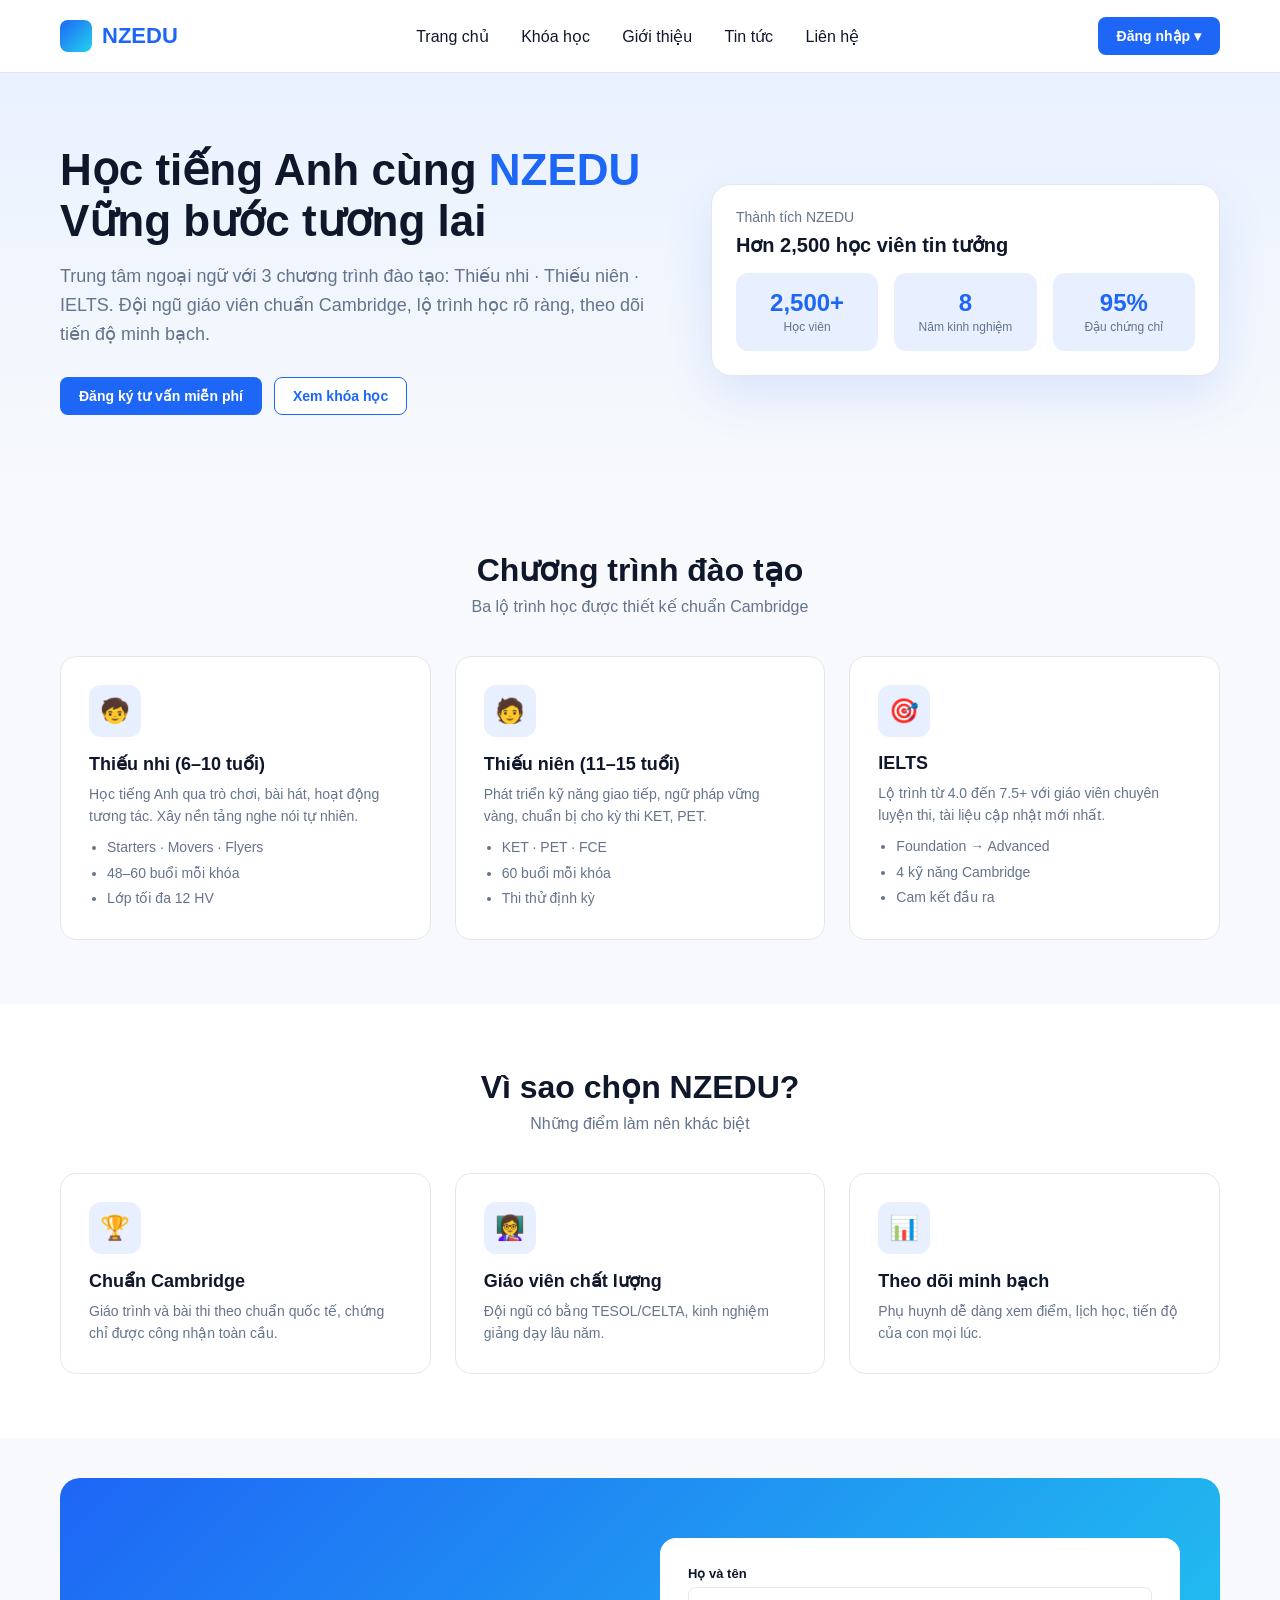
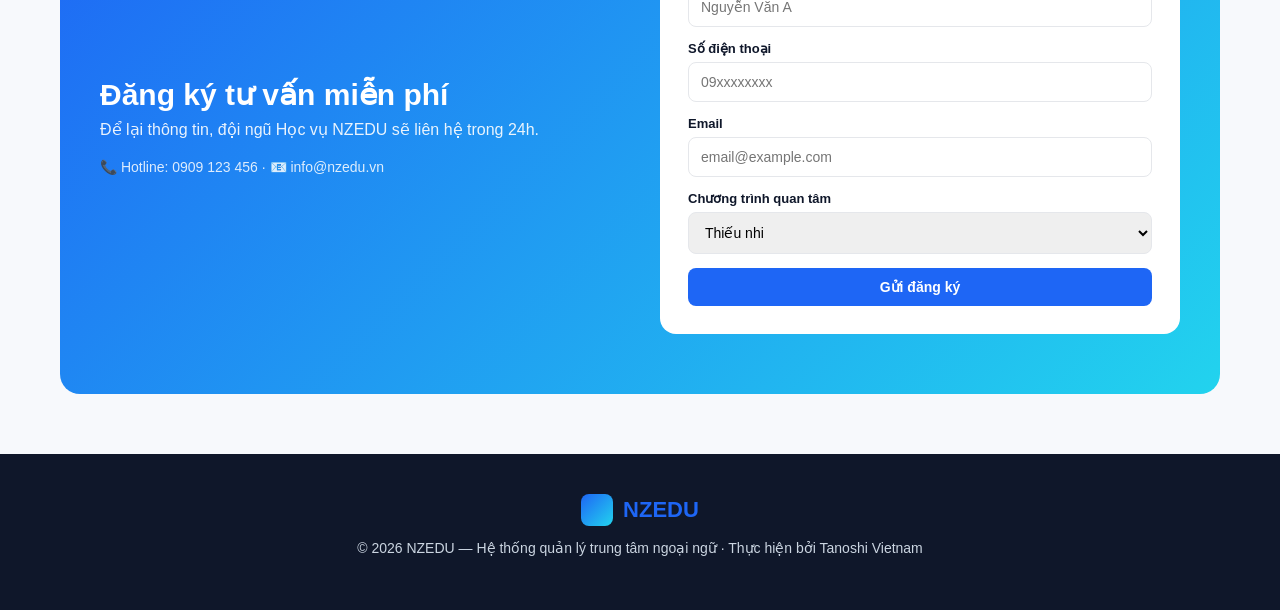
<file: nzedu-demo.html>
<!DOCTYPE html>
<html lang="vi">
<head>
<meta charset="UTF-8">
<meta name="viewport" content="width=device-width, initial-scale=1.0">
<title>NZEDU — Hệ thống quản lý trung tâm ngoại ngữ</title>
<style>
  :root{
    --brand:#1e66f5;
    --brand-dark:#1651c4;
    --brand-soft:#e8f0ff;
    --ink:#0f172a;
    --muted:#64748b;
    --line:#e5e7eb;
    --bg:#f7f9fc;
    --ok:#16a34a;
    --warn:#f59e0b;
    --danger:#ef4444;
    --card:#ffffff;
  }
  *{box-sizing:border-box}
  html,body{margin:0;padding:0;font-family:-apple-system,"Segoe UI",Roboto,"Helvetica Neue",Arial,sans-serif;color:var(--ink);background:var(--bg)}
  a{color:var(--brand);text-decoration:none}
  button{font-family:inherit;cursor:pointer}
  .view{display:none}
  .view.active{display:block}
  .container{max-width:1200px;margin:0 auto;padding:0 20px}
  /* ===== PUBLIC HEADER ===== */
  .pub-header{background:#fff;border-bottom:1px solid var(--line);position:sticky;top:0;z-index:50}
  .pub-header .inner{display:flex;align-items:center;justify-content:space-between;height:72px}
  .logo{display:flex;align-items:center;gap:10px;font-weight:800;font-size:22px;color:var(--brand)}
  .logo .dot{width:32px;height:32px;border-radius:8px;background:linear-gradient(135deg,#1e66f5,#22d3ee);display:inline-block}
  nav.pub-nav a{margin:0 14px;color:var(--ink);font-weight:500}
  nav.pub-nav a:hover{color:var(--brand)}
  .btn{display:inline-flex;align-items:center;gap:8px;padding:10px 18px;border-radius:8px;border:1px solid transparent;font-weight:600;font-size:14px;transition:.15s}
  .btn-primary{background:var(--brand);color:#fff}
  .btn-primary:hover{background:var(--brand-dark)}
  .btn-outline{background:#fff;color:var(--brand);border-color:var(--brand)}
  .btn-ghost{background:transparent;color:var(--ink)}
  .btn-ghost:hover{background:#f1f5f9}

  /* Login dropdown */
  .login-wrap{position:relative}
  .login-menu{position:absolute;right:0;top:calc(100% + 8px);background:#fff;border:1px solid var(--line);border-radius:12px;box-shadow:0 10px 30px rgba(15,23,42,.12);min-width:280px;padding:8px;display:none;z-index:100}
  .login-menu.open{display:block}
  .login-menu .hd{padding:10px 12px;color:var(--muted);font-size:12px;text-transform:uppercase;letter-spacing:.5px}
  .role-item{display:flex;align-items:center;gap:12px;padding:10px 12px;border-radius:8px;cursor:pointer}
  .role-item:hover{background:var(--brand-soft)}
  .role-icon{width:36px;height:36px;border-radius:8px;display:flex;align-items:center;justify-content:center;font-size:18px;color:#fff}
  .ri-admin{background:#8b5cf6}
  .ri-hv{background:#0ea5e9}
  .ri-gv{background:#16a34a}
  .ri-hs{background:#f59e0b}
  .role-item .t{font-weight:600}
  .role-item .s{font-size:12px;color:var(--muted)}

  /* HERO */
  .hero{padding:72px 0;background:linear-gradient(180deg,#eaf2ff 0%,#f7f9fc 100%)}
  .hero .grid{display:grid;grid-template-columns:1.2fr 1fr;gap:40px;align-items:center}
  .hero h1{font-size:44px;line-height:1.15;margin:0 0 16px}
  .hero h1 span{color:var(--brand)}
  .hero p.lead{font-size:18px;color:var(--muted);margin:0 0 28px;line-height:1.6}
  .hero .cta{display:flex;gap:12px;flex-wrap:wrap}
  .hero-art{background:#fff;border-radius:20px;padding:24px;box-shadow:0 20px 50px rgba(30,102,245,.12);border:1px solid var(--line)}
  .stat-row{display:grid;grid-template-columns:repeat(3,1fr);gap:16px;margin-top:16px}
  .stat{background:var(--brand-soft);padding:16px;border-radius:12px;text-align:center}
  .stat b{display:block;font-size:24px;color:var(--brand)}
  .stat span{font-size:12px;color:var(--muted)}

  /* Sections */
  section.pub{padding:64px 0}
  .sec-title{text-align:center;margin-bottom:40px}
  .sec-title h2{font-size:32px;margin:0 0 8px}
  .sec-title p{color:var(--muted);margin:0}
  .cards-3{display:grid;grid-template-columns:repeat(3,1fr);gap:24px}
  .card{background:#fff;border:1px solid var(--line);border-radius:16px;padding:28px;transition:.2s}
  .card:hover{transform:translateY(-4px);box-shadow:0 12px 30px rgba(15,23,42,.08)}
  .card .ico{width:52px;height:52px;border-radius:12px;background:var(--brand-soft);color:var(--brand);display:flex;align-items:center;justify-content:center;font-size:24px;margin-bottom:16px}
  .card h3{margin:0 0 8px;font-size:18px}
  .card p{color:var(--muted);margin:0;font-size:14px;line-height:1.6}
  .card ul{padding-left:18px;color:var(--muted);font-size:14px;line-height:1.8;margin:8px 0 0}

  /* Consult form */
  .consult{background:linear-gradient(135deg,#1e66f5,#22d3ee);padding:60px 0;color:#fff;border-radius:20px;margin:40px auto}
  .consult .inner{display:grid;grid-template-columns:1fr 1fr;gap:40px;align-items:center}
  .consult h2{font-size:30px;margin:0 0 8px}
  .consult p{opacity:.9;margin:0 0 20px}
  .form-card{background:#fff;color:var(--ink);padding:28px;border-radius:16px}
  .form-card .row{margin-bottom:14px}
  .form-card label{display:block;font-size:13px;font-weight:600;margin-bottom:6px}
  .form-card input,.form-card select{width:100%;padding:11px 12px;border:1px solid var(--line);border-radius:8px;font-size:14px;font-family:inherit}
  .form-card input:focus,.form-card select:focus{outline:none;border-color:var(--brand)}

  footer.pub-footer{background:#0f172a;color:#cbd5e1;padding:40px 0;text-align:center;font-size:14px;margin-top:60px}

  /* ===== APP (DASHBOARD) ===== */
  .app{display:grid;grid-template-columns:240px 1fr;min-height:100vh}
  .sidebar{background:#0f172a;color:#cbd5e1;padding:20px 14px}
  .sidebar .logo-app{display:flex;align-items:center;gap:10px;color:#fff;font-weight:800;font-size:18px;padding:6px 10px 20px;border-bottom:1px solid #1e293b;margin-bottom:14px}
  .sidebar .logo-app .dot{width:28px;height:28px;border-radius:6px;background:linear-gradient(135deg,#1e66f5,#22d3ee)}
  .side-group{font-size:11px;text-transform:uppercase;color:#64748b;padding:12px 10px 6px;letter-spacing:.6px}
  .side-item{display:flex;align-items:center;gap:10px;padding:10px 12px;border-radius:8px;cursor:pointer;font-size:14px;color:#cbd5e1}
  .side-item:hover{background:#1e293b;color:#fff}
  .side-item.active{background:var(--brand);color:#fff}
  .side-item .em{width:18px;text-align:center}

  .main{display:flex;flex-direction:column;min-width:0}
  .topbar{background:#fff;border-bottom:1px solid var(--line);height:64px;display:flex;align-items:center;justify-content:space-between;padding:0 28px;position:sticky;top:0;z-index:10}
  .topbar h1{font-size:18px;margin:0}
  .topbar .right{display:flex;align-items:center;gap:16px}
  .badge-role{background:var(--brand-soft);color:var(--brand);padding:6px 12px;border-radius:999px;font-size:12px;font-weight:700;cursor:pointer;border:none;font-family:inherit;display:inline-flex;align-items:center;gap:6px}
  .badge-role:hover{filter:brightness(.95)}
  .role-switcher{position:relative;display:inline-block}
  .role-dropdown{position:absolute;right:0;top:calc(100% + 8px);background:#fff;border:1px solid var(--line);border-radius:12px;box-shadow:0 10px 30px rgba(15,23,42,.15);min-width:260px;padding:8px;display:none;z-index:100}
  .role-dropdown.open{display:block}
  .role-dropdown .hd{padding:8px 12px;color:var(--muted);font-size:11px;text-transform:uppercase;letter-spacing:.5px}
  .role-dropdown .role-item{display:flex;align-items:center;gap:10px;padding:10px 12px;border-radius:8px;cursor:pointer}
  .role-dropdown .role-item:hover{background:var(--brand-soft)}
  .role-dropdown .role-item.current{background:#f1f5f9;cursor:default}
  .role-dropdown .role-item.current:hover{background:#f1f5f9}
  .role-dropdown .role-icon{width:32px;height:32px;border-radius:8px;display:flex;align-items:center;justify-content:center;font-size:16px;color:#fff}
  .avatar{width:36px;height:36px;border-radius:50%;background:linear-gradient(135deg,#1e66f5,#22d3ee);color:#fff;display:flex;align-items:center;justify-content:center;font-weight:700}
  .content{padding:28px;flex:1;overflow:auto}

  /* Widgets */
  .kpi-grid{display:grid;grid-template-columns:repeat(4,1fr);gap:18px;margin-bottom:24px}
  .kpi{background:#fff;border:1px solid var(--line);border-radius:14px;padding:20px}
  .kpi .lbl{color:var(--muted);font-size:13px}
  .kpi .val{font-size:28px;font-weight:800;margin-top:6px}
  .kpi .diff{font-size:12px;margin-top:4px}
  .kpi .diff.up{color:var(--ok)}
  .kpi .diff.down{color:var(--danger)}

  .panel{background:#fff;border:1px solid var(--line);border-radius:14px;padding:22px;margin-bottom:20px}
  .panel h3{margin:0 0 16px;font-size:16px}
  .panel .head{display:flex;justify-content:space-between;align-items:center;margin-bottom:16px}
  .panel .head h3{margin:0}

  table{width:100%;border-collapse:collapse;font-size:14px}
  th,td{text-align:left;padding:11px 12px;border-bottom:1px solid var(--line)}
  th{color:var(--muted);font-size:12px;text-transform:uppercase;font-weight:700;letter-spacing:.3px}
  tr:hover td{background:#fafbff}
  .tag{display:inline-block;padding:3px 10px;border-radius:999px;font-size:12px;font-weight:600}
  .tag-ok{background:#dcfce7;color:#166534}
  .tag-warn{background:#fef3c7;color:#92400e}
  .tag-pend{background:#dbeafe;color:#1e40af}
  .tag-danger{background:#fee2e2;color:#991b1b}
  .tag-muted{background:#f1f5f9;color:#475569}

  .two-col{display:grid;grid-template-columns:1.6fr 1fr;gap:20px}
  .list-item{display:flex;gap:12px;padding:12px 0;border-bottom:1px solid var(--line)}
  .list-item:last-child{border:0}
  .li-dot{width:10px;height:10px;border-radius:50%;background:var(--brand);margin-top:6px;flex-shrink:0}
  .li-dot.warn{background:var(--warn)}
  .li-dot.ok{background:var(--ok)}
  .li-dot.danger{background:var(--danger)}
  .list-item .body{flex:1}
  .list-item .body b{display:block;font-size:14px}
  .list-item .body span{font-size:12px;color:var(--muted)}

  /* Flow step visualization */
  .flow-steps{display:flex;gap:10px;margin:16px 0;flex-wrap:wrap}
  .flow-step{background:var(--brand-soft);color:var(--brand);padding:10px 14px;border-radius:8px;font-size:13px;font-weight:600;position:relative}
  .flow-step .n{background:var(--brand);color:#fff;width:20px;height:20px;border-radius:50%;display:inline-flex;align-items:center;justify-content:center;font-size:11px;margin-right:8px}

  .bar-chart{display:flex;gap:10px;align-items:end;height:160px;padding:10px 0}
  .bar-chart .bar{flex:1;background:linear-gradient(180deg,#1e66f5,#22d3ee);border-radius:6px 6px 0 0;position:relative;min-height:20px}
  .bar-chart .bar span{position:absolute;top:-22px;left:0;right:0;text-align:center;font-size:11px;color:var(--muted)}
  .bar-chart .bar::after{content:attr(data-m);position:absolute;bottom:-22px;left:0;right:0;text-align:center;font-size:11px;color:var(--muted)}

  .btn-sm{padding:6px 12px;font-size:12px;border-radius:6px;border:1px solid var(--line);background:#fff;color:var(--ink)}
  .btn-sm:hover{background:#f1f5f9}
  .btn-sm.primary{background:var(--brand);color:#fff;border-color:var(--brand)}
  .btn-sm.ok{background:var(--ok);color:#fff;border-color:var(--ok)}

  .schedule{display:grid;grid-template-columns:repeat(7,1fr);gap:8px}
  .sch-day{background:#f8fafc;border:1px solid var(--line);border-radius:8px;padding:10px;min-height:120px}
  .sch-day b{font-size:12px;color:var(--muted);display:block;margin-bottom:6px}
  .sch-event{background:var(--brand);color:#fff;padding:6px 8px;border-radius:6px;font-size:11px;margin-bottom:4px}
  .sch-event.green{background:var(--ok)}
  .sch-event.orange{background:var(--warn)}

  .progress{height:8px;background:#e5e7eb;border-radius:999px;overflow:hidden;margin-top:6px}
  .progress > span{display:block;height:100%;background:var(--brand)}

  @media (max-width: 960px){
    .hero .grid,.consult .inner,.two-col{grid-template-columns:1fr}
    .cards-3{grid-template-columns:1fr}
    .kpi-grid{grid-template-columns:repeat(2,1fr)}
    .app{grid-template-columns:1fr}
    .sidebar{display:none}
  }

</style>
</head>
<body>

<!-- ============ VIEW: TRANG CHỦ CÔNG KHAI ============ -->
<div id="view-home" class="view active">
  <header class="pub-header">
    <div class="container inner">
      <div class="logo"><span class="dot"></span> NZEDU</div>
      <nav class="pub-nav">
        <a href="#">Trang chủ</a>
        <a href="#courses">Khóa học</a>
        <a href="#about">Giới thiệu</a>
        <a href="#news">Tin tức</a>
        <a href="#contact">Liên hệ</a>
      </nav>
      <div class="login-wrap">
        <button class="btn btn-primary" onclick="toggleLogin(event)">Đăng nhập ▾</button>
        <div id="loginMenu" class="login-menu">
          <div class="hd">Chọn vai trò</div>
          <div class="role-item" onclick="goApp('admin')">
            <div class="role-icon ri-admin">⚙️</div>
            <div><div class="t">Admin</div><div class="s">Quản lý cao nhất</div></div>
          </div>
          <div class="role-item" onclick="goApp('hv')">
            <div class="role-icon ri-hv">📋</div>
            <div><div class="t">Học vụ</div><div class="s">Vận hành hàng ngày</div></div>
          </div>
          <div class="role-item" onclick="goApp('gv')">
            <div class="role-icon ri-gv">👨‍🏫</div>
            <div><div class="t">Giáo viên</div><div class="s">Giảng dạy & chấm điểm</div></div>
          </div>
          <div class="role-item" onclick="goApp('hs')">
            <div class="role-icon ri-hs">🎓</div>
            <div><div class="t">Học sinh</div><div class="s">Theo dõi học tập</div></div>
          </div>
        </div>
      </div>
    </div>
  </header>

  <section class="hero">
    <div class="container grid">
      <div>
        <h1>Học tiếng Anh cùng <span>NZEDU</span><br>Vững bước tương lai</h1>
        <p class="lead">Trung tâm ngoại ngữ với 3 chương trình đào tạo: Thiếu nhi · Thiếu niên · IELTS. Đội ngũ giáo viên chuẩn Cambridge, lộ trình học rõ ràng, theo dõi tiến độ minh bạch.</p>
        <div class="cta">
          <button class="btn btn-primary">Đăng ký tư vấn miễn phí</button>
          <button class="btn btn-outline">Xem khóa học</button>
        </div>
      </div>
      <div class="hero-art">
        <div style="font-size:14px;color:var(--muted);margin-bottom:8px">Thành tích NZEDU</div>
        <div style="font-size:20px;font-weight:700">Hơn 2,500 học viên tin tưởng</div>
        <div class="stat-row">
          <div class="stat"><b>2,500+</b><span>Học viên</span></div>
          <div class="stat"><b>8</b><span>Năm kinh nghiệm</span></div>
          <div class="stat"><b>95%</b><span>Đậu chứng chỉ</span></div>
        </div>
      </div>
    </div>
  </section>

  <section class="pub" id="courses">
    <div class="container">
      <div class="sec-title"><h2>Chương trình đào tạo</h2><p>Ba lộ trình học được thiết kế chuẩn Cambridge</p></div>
      <div class="cards-3">
        <div class="card">
          <div class="ico">🧒</div>
          <h3>Thiếu nhi (6–10 tuổi)</h3>
          <p>Học tiếng Anh qua trò chơi, bài hát, hoạt động tương tác. Xây nền tảng nghe nói tự nhiên.</p>
          <ul><li>Starters · Movers · Flyers</li><li>48–60 buổi mỗi khóa</li><li>Lớp tối đa 12 HV</li></ul>
        </div>
        <div class="card">
          <div class="ico">🧑</div>
          <h3>Thiếu niên (11–15 tuổi)</h3>
          <p>Phát triển kỹ năng giao tiếp, ngữ pháp vững vàng, chuẩn bị cho kỳ thi KET, PET.</p>
          <ul><li>KET · PET · FCE</li><li>60 buổi mỗi khóa</li><li>Thi thử định kỳ</li></ul>
        </div>
        <div class="card">
          <div class="ico">🎯</div>
          <h3>IELTS</h3>
          <p>Lộ trình từ 4.0 đến 7.5+ với giáo viên chuyên luyện thi, tài liệu cập nhật mới nhất.</p>
          <ul><li>Foundation → Advanced</li><li>4 kỹ năng Cambridge</li><li>Cam kết đầu ra</li></ul>
        </div>
      </div>
    </div>
  </section>

  <section class="pub" id="about" style="background:#fff">
    <div class="container">
      <div class="sec-title"><h2>Vì sao chọn NZEDU?</h2><p>Những điểm làm nên khác biệt</p></div>
      <div class="cards-3">
        <div class="card"><div class="ico">🏆</div><h3>Chuẩn Cambridge</h3><p>Giáo trình và bài thi theo chuẩn quốc tế, chứng chỉ được công nhận toàn cầu.</p></div>
        <div class="card"><div class="ico">👩‍🏫</div><h3>Giáo viên chất lượng</h3><p>Đội ngũ có bằng TESOL/CELTA, kinh nghiệm giảng dạy lâu năm.</p></div>
        <div class="card"><div class="ico">📊</div><h3>Theo dõi minh bạch</h3><p>Phụ huynh dễ dàng xem điểm, lịch học, tiến độ của con mọi lúc.</p></div>
      </div>
    </div>
  </section>

  <section class="container">
    <div class="consult">
      <div class="inner" style="padding:0 40px">
        <div>
          <h2>Đăng ký tư vấn miễn phí</h2>
          <p>Để lại thông tin, đội ngũ Học vụ NZEDU sẽ liên hệ trong 24h.</p>
          <p style="font-size:14px;opacity:.85">📞 Hotline: 0909 123 456 · 📧 info@nzedu.vn</p>
        </div>
        <div class="form-card">
          <div class="row"><label>Họ và tên</label><input placeholder="Nguyễn Văn A"></div>
          <div class="row"><label>Số điện thoại</label><input placeholder="09xxxxxxxx"></div>
          <div class="row"><label>Email</label><input placeholder="email@example.com"></div>
          <div class="row"><label>Chương trình quan tâm</label>
            <select><option>Thiếu nhi</option><option>Thiếu niên</option><option>IELTS</option></select>
          </div>
          <button class="btn btn-primary" style="width:100%;justify-content:center" onclick="alert('Cảm ơn bạn! Học vụ sẽ liên hệ trong 24h. (demo)')">Gửi đăng ký</button>
        </div>
      </div>
    </div>
  </section>

  <footer class="pub-footer">
    <div class="container">
      <div class="logo" style="justify-content:center"><span class="dot"></span> NZEDU</div>
      <p>© 2026 NZEDU — Hệ thống quản lý trung tâm ngoại ngữ · Thực hiện bởi Tanoshi Vietnam</p>
    </div>
  </footer>
</div>

<!-- ============ VIEW: ADMIN DASHBOARD ============ -->
<div id="view-admin" class="view">
  <div class="app">
    <aside class="sidebar">
      <div class="logo-app"><span class="dot"></span> NZEDU</div>
      <div class="side-group">Tổng quan</div>
      <div class="side-item active" onclick="setAdmin('overview',this)"><span class="em">📊</span> Dashboard</div>
      <div class="side-item" onclick="setAdmin('accounts',this)"><span class="em">👥</span> Quản lý tài khoản</div>
      <div class="side-group">Tài chính</div>
      <div class="side-item" onclick="setAdmin('finance',this)"><span class="em">💰</span> Duyệt thu phí</div>
      <div class="side-item" onclick="setAdmin('revenue',this)"><span class="em">📈</span> Báo cáo doanh thu</div>
      <div class="side-group">Học vụ</div>
      <div class="side-item" onclick="setAdmin('courses',this)"><span class="em">📚</span> Thiết lập khóa học</div>
      <div class="side-item" onclick="setAdmin('web',this)"><span class="em">🌐</span> Nội dung website</div>
      <div class="side-group"></div>
      <div class="side-item" onclick="logout()"><span class="em">↩️</span> Về trang chủ</div>
    </aside>
    <div class="main">
      <div class="topbar">
        <h1 id="admin-title">Dashboard tổng quan</h1>
        <div class="right">
          <div class="role-switcher">
            <button class="badge-role" onclick="toggleRoleMenu(event,'rs-admin')">ADMIN ▾</button>
            <div id="rs-admin" class="role-dropdown"></div>
          </div>
          <div class="avatar">R</div><button class="btn-sm" onclick="logout()">↩ Đăng xuất</button>
        </div>
      </div>
      <div class="content" id="admin-content"></div>
    </div>
  </div>
</div>

<!-- ============ VIEW: HỌC VỤ DASHBOARD ============ -->
<div id="view-hv" class="view">
  <div class="app">
    <aside class="sidebar">
      <div class="logo-app"><span class="dot"></span> NZEDU</div>
      <div class="side-group">Học viên</div>
      <div class="side-item active" onclick="setHv('overview',this)"><span class="em">📊</span> Dashboard</div>
      <div class="side-item" onclick="setHv('leads',this)"><span class="em">📞</span> Khách đăng ký tư vấn</div>
      <div class="side-item" onclick="setHv('students',this)"><span class="em">🎓</span> Hồ sơ học viên</div>
      <div class="side-item" onclick="setHv('care',this)"><span class="em">📝</span> Nhật ký chăm sóc</div>
      <div class="side-group">Lớp học</div>
      <div class="side-item" onclick="setHv('classes',this)"><span class="em">🏫</span> Xếp lớp & phân công</div>
      <div class="side-item" onclick="setHv('attend',this)"><span class="em">✅</span> Điểm danh</div>
      <div class="side-group">Tài chính</div>
      <div class="side-item" onclick="setHv('fees',this)"><span class="em">💳</span> Thu phí & gói buổi</div>
      <div class="side-group"></div>
      <div class="side-item" onclick="logout()"><span class="em">↩️</span> Về trang chủ</div>
    </aside>
    <div class="main">
      <div class="topbar">
        <h1 id="hv-title">Dashboard Học vụ</h1>
        <div class="right">
          <div class="role-switcher">
            <button class="badge-role" style="background:#e0f2fe;color:#0369a1" onclick="toggleRoleMenu(event,'rs-hv')">HỌC VỤ ▾</button>
            <div id="rs-hv" class="role-dropdown"></div>
          </div>
          <div class="avatar" style="background:linear-gradient(135deg,#0ea5e9,#0284c7)">H</div><button class="btn-sm" onclick="logout()">↩ Đăng xuất</button>
        </div>
      </div>
      <div class="content" id="hv-content"></div>
    </div>
  </div>
</div>

<!-- ============ VIEW: GIÁO VIÊN DASHBOARD ============ -->
<div id="view-gv" class="view">
  <div class="app">
    <aside class="sidebar">
      <div class="logo-app"><span class="dot"></span> NZEDU</div>
      <div class="side-group">Giảng dạy</div>
      <div class="side-item active" onclick="setGv('overview',this)"><span class="em">📊</span> Dashboard</div>
      <div class="side-item" onclick="setGv('schedule',this)"><span class="em">📅</span> Lịch dạy của tôi</div>
      <div class="side-item" onclick="setGv('content',this)"><span class="em">📖</span> Nội dung giảng dạy</div>
      <div class="side-item" onclick="setGv('grades',this)"><span class="em">✏️</span> Chấm bài & nhập điểm</div>
      <div class="side-item" onclick="setGv('homeroom',this)"><span class="em">👥</span> Lớp chủ nhiệm</div>
      <div class="side-group"></div>
      <div class="side-item" onclick="logout()"><span class="em">↩️</span> Về trang chủ</div>
    </aside>
    <div class="main">
      <div class="topbar">
        <h1 id="gv-title">Dashboard Giáo viên</h1>
        <div class="right">
          <div class="role-switcher">
            <button class="badge-role" style="background:#dcfce7;color:#166534" onclick="toggleRoleMenu(event,'rs-gv')">GIÁO VIÊN ▾</button>
            <div id="rs-gv" class="role-dropdown"></div>
          </div>
          <div class="avatar" style="background:linear-gradient(135deg,#16a34a,#15803d)">T</div><button class="btn-sm" onclick="logout()">↩ Đăng xuất</button>
        </div>
      </div>
      <div class="content" id="gv-content"></div>
    </div>
  </div>
</div>

<!-- ============ VIEW: HỌC SINH DASHBOARD ============ -->
<div id="view-hs" class="view">
  <div class="app">
    <aside class="sidebar">
      <div class="logo-app"><span class="dot"></span> NZEDU</div>
      <div class="side-group">Học tập</div>
      <div class="side-item active" onclick="setHs('overview',this)"><span class="em">📊</span> Trang của tôi</div>
      <div class="side-item" onclick="setHs('profile',this)"><span class="em">👤</span> Thông tin cá nhân</div>
      <div class="side-item" onclick="setHs('results',this)"><span class="em">📝</span> Kết quả học tập</div>
      <div class="side-item" onclick="setHs('exam',this)"><span class="em">📄</span> Thi online</div>
      <div class="side-item" onclick="setHs('attend',this)"><span class="em">📅</span> Lịch sử điểm danh</div>
      <div class="side-group"></div>
      <div class="side-item" onclick="logout()"><span class="em">↩️</span> Về trang chủ</div>
    </aside>
    <div class="main">
      <div class="topbar">
        <h1 id="hs-title">Trang học sinh</h1>
        <div class="right">
          <div class="role-switcher">
            <button class="badge-role" style="background:#fef3c7;color:#92400e" onclick="toggleRoleMenu(event,'rs-hs')">HỌC SINH ▾</button>
            <div id="rs-hs" class="role-dropdown"></div>
          </div>
          <div class="avatar" style="background:linear-gradient(135deg,#f59e0b,#d97706)">M</div><button class="btn-sm" onclick="logout()">↩ Đăng xuất</button>
        </div>
      </div>
      <div class="content" id="hs-content"></div>
    </div>
  </div>
</div>

<script>
/* ========== NAVIGATION ========== */
function toggleLogin(e){
  e.stopPropagation();
  document.getElementById('loginMenu').classList.toggle('open');
}
document.addEventListener('click',()=>{document.getElementById('loginMenu').classList.remove('open')});

function show(id){
  document.querySelectorAll('.view').forEach(v=>v.classList.remove('active'));
  document.getElementById(id).classList.add('active');
  window.scrollTo(0,0);
}
function goApp(role){
  if(role==='admin'){show('view-admin');setAdmin('overview');}
  if(role==='hv'){show('view-hv');setHv('overview');}
  if(role==='gv'){show('view-gv');setGv('overview');}
  if(role==='hs'){show('view-hs');setHs('overview');}
}
function logout(){show('view-home');}

/* ===== ROLE SWITCHER ===== */
const ROLES = [
  {key:'admin', name:'Admin',     desc:'Quản lý cao nhất',    icon:'⚙️', cls:'ri-admin'},
  {key:'hv',    name:'Học vụ',    desc:'Vận hành hàng ngày',  icon:'📋', cls:'ri-hv'},
  {key:'gv',    name:'Giáo viên', desc:'Giảng dạy & chấm điểm',icon:'👨‍🏫',cls:'ri-gv'},
  {key:'hs',    name:'Học sinh',  desc:'Theo dõi học tập',    icon:'🎓', cls:'ri-hs'},
];
function buildRoleMenu(id, currentKey){
  const el = document.getElementById(id);
  el.innerHTML = '<div class="hd">Chuyển vai trò</div>' + ROLES.map(r=>`
    <div class="role-item ${r.key===currentKey?'current':''}" ${r.key===currentKey?'':`onclick="switchRole('${r.key}')"`}>
      <div class="role-icon ${r.cls}">${r.icon}</div>
      <div><div class="t">${r.name} ${r.key===currentKey?'<span style="color:var(--ok);font-size:11px">● hiện tại</span>':''}</div><div class="s">${r.desc}</div></div>
    </div>`).join('');
}
function toggleRoleMenu(e,id){
  e.stopPropagation();
  const cur = id.replace('rs-','');
  buildRoleMenu(id,cur);
  document.querySelectorAll('.role-dropdown').forEach(d=>{if(d.id!==id)d.classList.remove('open')});
  document.getElementById(id).classList.toggle('open');
}
function switchRole(role){
  document.querySelectorAll('.role-dropdown').forEach(d=>d.classList.remove('open'));
  goApp(role);
}
document.addEventListener('click',()=>{document.querySelectorAll('.role-dropdown').forEach(d=>d.classList.remove('open'))});

function activate(el){
  if(!el)return;
  el.parentNode.querySelectorAll('.side-item').forEach(x=>x.classList.remove('active'));
  el.classList.add('active');
}

/* ========== ADMIN VIEWS ========== */
const adminViews = {
  overview: {title:'Dashboard tổng quan', html:`
    <div class="kpi-grid">
      <div class="kpi"><div class="lbl">Tổng học viên</div><div class="val">2,547</div><div class="diff up">▲ 12% vs tháng trước</div></div>
      <div class="kpi"><div class="lbl">Lớp đang mở</div><div class="val">68</div><div class="diff up">▲ 4 lớp mới</div></div>
      <div class="kpi"><div class="lbl">Doanh thu tháng</div><div class="val">1.2 tỷ</div><div class="diff up">▲ 18%</div></div>
      <div class="kpi"><div class="lbl">Tỉ lệ chuyển đổi</div><div class="val">42%</div><div class="diff down">▼ 3%</div></div>
    </div>
    <div class="two-col">
      <div class="panel">
        <div class="head"><h3>Doanh thu 6 tháng gần đây</h3><button class="btn-sm">Xuất Excel</button></div>
        <div class="bar-chart">
          <div class="bar" data-m="T11" style="height:55%"><span>680tr</span></div>
          <div class="bar" data-m="T12" style="height:70%"><span>820tr</span></div>
          <div class="bar" data-m="T1" style="height:60%"><span>740tr</span></div>
          <div class="bar" data-m="T2" style="height:78%"><span>920tr</span></div>
          <div class="bar" data-m="T3" style="height:88%"><span>1.05T</span></div>
          <div class="bar" data-m="T4" style="height:100%"><span>1.2T</span></div>
        </div>
        <div style="height:28px"></div>
      </div>
      <div class="panel">
        <h3>⚠️ Chờ Admin duyệt</h3>
        <div class="list-item"><div class="li-dot warn"></div><div class="body"><b>Phiếu thu #2301 — 12,000,000đ</b><span>Học vụ Lan đề xuất · 10 phút trước</span></div><button class="btn-sm ok">Duyệt</button></div>
        <div class="list-item"><div class="li-dot warn"></div><div class="body"><b>Phiếu thu #2302 — 8,500,000đ</b><span>Học vụ Hương đề xuất · 30 phút trước</span></div><button class="btn-sm ok">Duyệt</button></div>
        <div class="list-item"><div class="li-dot"></div><div class="body"><b>Yêu cầu tăng lương GV Trang</b><span>1 giờ trước</span></div><button class="btn-sm">Xem</button></div>
      </div>
    </div>
    <div class="panel">
      <h3>Phân bố học viên theo chương trình</h3>
      <table><thead><tr><th>Chương trình</th><th>Số lớp</th><th>Học viên</th><th>Doanh thu tháng</th><th>Tình trạng</th></tr></thead><tbody>
        <tr><td>Thiếu nhi (Starters/Movers/Flyers)</td><td>28</td><td>1,120</td><td>520,000,000đ</td><td><span class="tag tag-ok">Tốt</span></td></tr>
        <tr><td>Thiếu niên (KET/PET/FCE)</td><td>22</td><td>880</td><td>410,000,000đ</td><td><span class="tag tag-ok">Tốt</span></td></tr>
        <tr><td>IELTS (Foundation → Advanced)</td><td>18</td><td>547</td><td>270,000,000đ</td><td><span class="tag tag-warn">Cần tuyển thêm GV</span></td></tr>
      </tbody></table>
    </div>
  `},
  accounts: {title:'Quản lý tài khoản', html:`
    <div class="panel">
      <div class="head"><h3>Danh sách tài khoản hệ thống</h3><button class="btn btn-primary">+ Tạo tài khoản</button></div>
      <table><thead><tr><th>Tên</th><th>Email</th><th>Vai trò</th><th>Trạng thái</th><th>Thao tác</th></tr></thead><tbody>
        <tr><td>Ryan Nguyễn</td><td>ryan@nzedu.vn</td><td><span class="tag tag-pend">Admin</span></td><td><span class="tag tag-ok">Hoạt động</span></td><td><button class="btn-sm">Sửa</button></td></tr>
        <tr><td>Lê Thị Lan</td><td>lan.le@nzedu.vn</td><td><span class="tag tag-pend">Học vụ</span></td><td><span class="tag tag-ok">Hoạt động</span></td><td><button class="btn-sm">Sửa</button></td></tr>
        <tr><td>Trần Thu Hương</td><td>huong.tran@nzedu.vn</td><td><span class="tag tag-pend">Học vụ</span></td><td><span class="tag tag-ok">Hoạt động</span></td><td><button class="btn-sm">Sửa</button></td></tr>
        <tr><td>Phạm Minh Trang</td><td>trang.pham@nzedu.vn</td><td><span class="tag tag-ok">Giáo viên</span></td><td><span class="tag tag-ok">Hoạt động</span></td><td><button class="btn-sm">Sửa</button></td></tr>
        <tr><td>Nguyễn Hoàng An</td><td>an.nguyen@nzedu.vn</td><td><span class="tag tag-ok">Giáo viên</span></td><td><span class="tag tag-muted">Khóa</span></td><td><button class="btn-sm">Sửa</button></td></tr>
        <tr><td>Đỗ Mai Linh</td><td>PH_linh@nzedu.vn</td><td><span class="tag tag-warn">Học sinh</span></td><td><span class="tag tag-ok">Hoạt động</span></td><td><button class="btn-sm">Sửa</button></td></tr>
      </tbody></table>
    </div>
  `},
  finance: {title:'Duyệt thu phí', html:`
    <div class="panel">
      <h3>Phiếu thu chờ duyệt (3)</h3>
      <table><thead><tr><th>Mã</th><th>Học viên</th><th>Gói</th><th>Số tiền</th><th>Học vụ</th><th>Thao tác</th></tr></thead><tbody>
        <tr><td>#2301</td><td>Nguyễn Bảo An (TN-Flyers-03)</td><td>Gói 40 buổi</td><td>12,000,000đ</td><td>Lan</td><td><button class="btn-sm ok">Duyệt</button> <button class="btn-sm">Từ chối</button></td></tr>
        <tr><td>#2302</td><td>Trần Khánh Vy (IELTS-5.5-02)</td><td>Gói 20 buổi</td><td>8,500,000đ</td><td>Hương</td><td><button class="btn-sm ok">Duyệt</button> <button class="btn-sm">Từ chối</button></td></tr>
        <tr><td>#2303</td><td>Lê Gia Bảo (TN-Movers-01)</td><td>Gia hạn 24 buổi</td><td>6,800,000đ</td><td>Lan</td><td><button class="btn-sm ok">Duyệt</button> <button class="btn-sm">Từ chối</button></td></tr>
      </tbody></table>
    </div>
    <div class="panel">
      <h3>Phiếu đã duyệt gần đây</h3>
      <table><thead><tr><th>Mã</th><th>Học viên</th><th>Số tiền</th><th>Ngày</th><th>Hóa đơn</th></tr></thead><tbody>
        <tr><td>#2300</td><td>Phạm Nhật Minh</td><td>12,000,000đ</td><td>11/04/2026</td><td><span class="tag tag-ok">Đã xuất</span></td></tr>
        <tr><td>#2299</td><td>Hoàng Thảo My</td><td>8,500,000đ</td><td>11/04/2026</td><td><span class="tag tag-ok">Đã xuất</span></td></tr>
        <tr><td>#2298</td><td>Đinh Quốc Khánh</td><td>6,800,000đ</td><td>10/04/2026</td><td><span class="tag tag-ok">Đã xuất</span></td></tr>
      </tbody></table>
    </div>
  `},
  revenue:{title:'Báo cáo doanh thu', html:`
    <div class="kpi-grid">
      <div class="kpi"><div class="lbl">Doanh thu tháng 4</div><div class="val">1.2 tỷ</div><div class="diff up">▲ 18%</div></div>
      <div class="kpi"><div class="lbl">Doanh thu tuần này</div><div class="val">280 tr</div><div class="diff up">▲ 6%</div></div>
      <div class="kpi"><div class="lbl">Chưa thu (nợ)</div><div class="val">124 tr</div><div class="diff down">▼ 12%</div></div>
      <div class="kpi"><div class="lbl">Số phiếu tháng</div><div class="val">287</div><div class="diff up">▲ 24</div></div>
    </div>
    <div class="panel"><h3>Doanh thu theo tháng</h3>
      <div class="bar-chart">
        <div class="bar" data-m="T11" style="height:55%"></div>
        <div class="bar" data-m="T12" style="height:70%"></div>
        <div class="bar" data-m="T1" style="height:60%"></div>
        <div class="bar" data-m="T2" style="height:78%"></div>
        <div class="bar" data-m="T3" style="height:88%"></div>
        <div class="bar" data-m="T4" style="height:100%"></div>
      </div><div style="height:28px"></div>
    </div>
  `},
  courses:{title:'Thiết lập khóa học', html:`
    <div class="panel">
      <div class="head"><h3>Các chương trình đào tạo</h3><button class="btn btn-primary">+ Thêm chương trình</button></div>
      <div class="cards-3">
        <div class="card"><div class="ico">🧒</div><h3>Thiếu nhi</h3><p>Starters · Movers · Flyers</p><ul><li>48–60 buổi/khóa</li><li>3 cấp độ · 28 lớp đang mở</li></ul><button class="btn-sm primary" style="margin-top:10px">Chỉnh sửa giáo trình</button></div>
        <div class="card"><div class="ico">🧑</div><h3>Thiếu niên</h3><p>KET · PET · FCE</p><ul><li>60 buổi/khóa</li><li>3 cấp độ · 22 lớp đang mở</li></ul><button class="btn-sm primary" style="margin-top:10px">Chỉnh sửa giáo trình</button></div>
        <div class="card"><div class="ico">🎯</div><h3>IELTS</h3><p>Foundation → Advanced</p><ul><li>40–60 buổi/khóa</li><li>4 cấp độ · 18 lớp đang mở</li></ul><button class="btn-sm primary" style="margin-top:10px">Chỉnh sửa giáo trình</button></div>
      </div>
    </div>
    <div class="panel">
      <h3>Cấu hình cảnh báo & thi</h3>
      <table><tbody>
        <tr><td>Ngưỡng cảnh báo sắp hết buổi</td><td><b>3 buổi</b></td><td><button class="btn-sm">Sửa</button></td></tr>
        <tr><td>Số học viên tối đa/lớp</td><td><b>12</b></td><td><button class="btn-sm">Sửa</button></td></tr>
        <tr><td>Đề thi Cambridge đang dùng</td><td><b>Bộ 2025 v2</b></td><td><button class="btn-sm">Sửa</button></td></tr>
      </tbody></table>
    </div>
  `},
  web:{title:'Quản lý nội dung website', html:`
    <div class="panel"><h3>Nội dung trang chủ</h3>
    <table><tbody>
      <tr><td>Banner chính</td><td>hero_2026.jpg</td><td><button class="btn-sm">Thay ảnh</button></td></tr>
      <tr><td>Slogan</td><td>Học tiếng Anh cùng NZEDU — Vững bước tương lai</td><td><button class="btn-sm">Sửa</button></td></tr>
      <tr><td>Số liệu nổi bật</td><td>2,500+ HV · 8 năm · 95% đậu</td><td><button class="btn-sm">Sửa</button></td></tr>
    </tbody></table></div>
    <div class="panel"><h3>Bài viết & tin tức (4)</h3>
    <table><thead><tr><th>Tiêu đề</th><th>Danh mục</th><th>Ngày đăng</th><th>Trạng thái</th></tr></thead><tbody>
      <tr><td>5 mẹo luyện Speaking IELTS nhanh tiến bộ</td><td>Kiến thức</td><td>09/04/2026</td><td><span class="tag tag-ok">Đã đăng</span></td></tr>
      <tr><td>Workshop Phonics cho phụ huynh</td><td>Sự kiện</td><td>05/04/2026</td><td><span class="tag tag-ok">Đã đăng</span></td></tr>
      <tr><td>NZEDU có 12 HV đạt 8.0+ IELTS</td><td>Thành tích</td><td>02/04/2026</td><td><span class="tag tag-ok">Đã đăng</span></td></tr>
      <tr><td>Dã ngoại lớp Starters tháng 4</td><td>Ngoại khóa</td><td>—</td><td><span class="tag tag-warn">Nháp</span></td></tr>
    </tbody></table></div>
  `}
};
function setAdmin(k,el){activate(el);document.getElementById('admin-title').textContent=adminViews[k].title;document.getElementById('admin-content').innerHTML=adminViews[k].html}

/* ========== HỌC VỤ VIEWS ========== */
const hvViews = {
  overview:{title:'Dashboard Học vụ', html:`
    <div class="kpi-grid">
      <div class="kpi"><div class="lbl">Khách tư vấn mới</div><div class="val">12</div><div class="diff up">▲ 4 hôm nay</div></div>
      <div class="kpi"><div class="lbl">HV sắp hết buổi</div><div class="val">23</div><div class="diff down">Cần gia hạn</div></div>
      <div class="kpi"><div class="lbl">Buổi học hôm nay</div><div class="val">18</div><div class="diff up">Đang diễn ra</div></div>
      <div class="kpi"><div class="lbl">Phiếu thu chờ duyệt</div><div class="val">3</div><div class="diff">Đã gửi Admin</div></div>
    </div>
    <div class="panel"><h3>🔔 Việc cần làm hôm nay</h3>
      <div class="list-item"><div class="li-dot danger"></div><div class="body"><b>HV Bảo An còn 2 buổi</b><span>Cần liên hệ PH để gia hạn gói</span></div><button class="btn-sm primary">Gọi ngay</button></div>
      <div class="list-item"><div class="li-dot warn"></div><div class="body"><b>Điểm danh lớp TN-Flyers-03 — 18:00</b><span>Phòng 201 · GV Trang</span></div><button class="btn-sm">Vào điểm danh</button></div>
      <div class="list-item"><div class="li-dot"></div><div class="body"><b>Gọi lại chị Hoa (HV Gia Bảo)</b><span>Lịch nhắc từ 3 ngày trước</span></div><button class="btn-sm">Ghi nhật ký</button></div>
      <div class="list-item"><div class="li-dot ok"></div><div class="body"><b>5 khách mới từ website</b><span>Đăng ký tư vấn trong 24h qua</span></div><button class="btn-sm">Xem danh sách</button></div>
    </div>
  `},
  leads:{title:'Khách đăng ký tư vấn', html:`
    <div class="panel">
      <div class="head"><h3>Khách mới từ website (tự động cập nhật)</h3><button class="btn btn-primary">+ Thêm thủ công</button></div>
      <table><thead><tr><th>Họ tên</th><th>SĐT</th><th>Chương trình</th><th>Nguồn</th><th>Trạng thái</th><th>Thao tác</th></tr></thead><tbody>
        <tr><td>Chị Hoa (PH Gia Bảo)</td><td>0912 xxx 456</td><td>Thiếu nhi</td><td>Website</td><td><span class="tag tag-warn">Mới</span></td><td><button class="btn-sm primary">Gọi tư vấn</button></td></tr>
        <tr><td>Anh Tuấn</td><td>0988 xxx 123</td><td>IELTS</td><td>Website</td><td><span class="tag tag-warn">Mới</span></td><td><button class="btn-sm primary">Gọi tư vấn</button></td></tr>
        <tr><td>Chị Linh (PH Mai Anh)</td><td>0909 xxx 789</td><td>Thiếu niên</td><td>Website</td><td><span class="tag tag-pend">Đang tư vấn</span></td><td><button class="btn-sm">Ghi chú</button></td></tr>
        <tr><td>Anh Hùng</td><td>0966 xxx 334</td><td>IELTS</td><td>Facebook</td><td><span class="tag tag-pend">Đang tư vấn</span></td><td><button class="btn-sm">Ghi chú</button></td></tr>
        <tr><td>Chị Mai (PH Khánh Vy)</td><td>0933 xxx 812</td><td>Thiếu nhi</td><td>Website</td><td><span class="tag tag-ok">Đã đăng ký học</span></td><td><button class="btn-sm">Xem HS</button></td></tr>
      </tbody></table>
    </div>
  `},
  students:{title:'Hồ sơ học viên', html:`
    <div class="panel">
      <div class="head"><h3>Danh sách học viên (2,547)</h3><div>
        <input placeholder="Tìm theo tên / SĐT / lớp..." style="padding:9px 12px;border:1px solid var(--line);border-radius:8px;width:260px">
        <button class="btn btn-primary">+ Tạo hồ sơ</button>
      </div></div>
      <table><thead><tr><th>Họ tên</th><th>PH</th><th>Lớp</th><th>Buổi còn</th><th>Trạng thái</th><th>Thao tác</th></tr></thead><tbody>
        <tr><td>Nguyễn Bảo An</td><td>Chị Hoa · 0912xxx456</td><td>TN-Flyers-03</td><td><b style="color:var(--danger)">2</b></td><td><span class="tag tag-ok">Đang học</span></td><td><button class="btn-sm">Chi tiết</button></td></tr>
        <tr><td>Trần Khánh Vy</td><td>Chị Mai · 0933xxx812</td><td>IELTS-5.5-02</td><td>15</td><td><span class="tag tag-ok">Đang học</span></td><td><button class="btn-sm">Chi tiết</button></td></tr>
        <tr><td>Lê Gia Bảo</td><td>Anh Tuấn · 0988xxx121</td><td>TN-Movers-01</td><td>24</td><td><span class="tag tag-ok">Đang học</span></td><td><button class="btn-sm">Chi tiết</button></td></tr>
        <tr><td>Phạm Nhật Minh</td><td>Chị Thủy · 0944xxx567</td><td>IELTS-6.5-01</td><td>38</td><td><span class="tag tag-ok">Đang học</span></td><td><button class="btn-sm">Chi tiết</button></td></tr>
        <tr><td>Hoàng Thảo My</td><td>Chị Nhung · 0977xxx098</td><td>TN-Starters-05</td><td>0</td><td><span class="tag tag-muted">Nghỉ</span></td><td><button class="btn-sm">Chi tiết</button></td></tr>
        <tr><td>Đinh Quốc Khánh</td><td>Anh Bình · 0909xxx334</td><td>TN-Flyers-02</td><td>30</td><td><span class="tag tag-ok">Đang học</span></td><td><button class="btn-sm">Chi tiết</button></td></tr>
      </tbody></table>
    </div>
  `},
  care:{title:'Nhật ký chăm sóc', html:`
    <div class="panel"><h3>Lịch sử chăm sóc — HV Nguyễn Bảo An</h3>
      <div class="list-item"><div class="li-dot"></div><div class="body"><b>11/04/2026 · Lan — Gọi điện PH</b><span>PH đồng ý gia hạn gói 24 buổi. Hẹn thứ 2 đến đóng tiền.</span></div></div>
      <div class="list-item"><div class="li-dot warn"></div><div class="body"><b>08/04/2026 · Lan — Nhắc gia hạn</b><span>Còn 3 buổi. PH bảo sẽ trao đổi với chồng.</span></div></div>
      <div class="list-item"><div class="li-dot"></div><div class="body"><b>02/04/2026 · Hương — Gặp mặt ở trung tâm</b><span>PH hài lòng về tiến bộ của con, muốn đổi sang giờ tối.</span></div></div>
      <div class="list-item"><div class="li-dot ok"></div><div class="body"><b>20/03/2026 · Lan — Xếp lớp mới</b><span>Chuyển từ Movers-05 sang Flyers-03 theo kết quả kiểm tra.</span></div></div>
    </div>
    <div class="panel"><h3>Lịch nhắc sắp tới</h3>
    <table><tbody>
      <tr><td>15/04/2026</td><td>Gọi lại chị Hoa — xác nhận đóng tiền gia hạn</td><td>HV: Bảo An</td></tr>
      <tr><td>16/04/2026</td><td>Gọi PH Khánh Vy — báo kết quả thi thử</td><td>HV: Khánh Vy</td></tr>
      <tr><td>18/04/2026</td><td>Mời PH họp cuối khóa</td><td>Lớp TN-Flyers-03</td></tr>
    </tbody></table></div>
  `},
  classes:{title:'Xếp lớp & phân công GV', html:`
    <div class="panel">
      <div class="head"><h3>Các lớp đang mở (68)</h3><button class="btn btn-primary">+ Tạo lớp mới</button></div>
      <table><thead><tr><th>Mã lớp</th><th>Chương trình</th><th>Sĩ số</th><th>GV chủ nhiệm</th><th>Phòng · Lịch</th><th>Thao tác</th></tr></thead><tbody>
        <tr><td>TN-Flyers-03</td><td>Thiếu nhi</td><td>10/12</td><td>Phạm Trang</td><td>P.201 · T2-4-6, 18:00</td><td><button class="btn-sm">Phân công</button></td></tr>
        <tr><td>TN-Movers-01</td><td>Thiếu nhi</td><td>12/12</td><td>Lê Huyền</td><td>P.102 · T3-5-7, 17:30</td><td><button class="btn-sm">Phân công</button></td></tr>
        <tr><td>IELTS-5.5-02</td><td>IELTS</td><td>8/12</td><td>Nguyễn An</td><td>P.305 · T2-4-6, 19:30</td><td><button class="btn-sm">Phân công</button></td></tr>
        <tr><td>IELTS-6.5-01</td><td>IELTS</td><td>10/12</td><td>Trương Mai</td><td>P.306 · T3-5-7, 19:30</td><td><button class="btn-sm">Phân công</button></td></tr>
        <tr><td>TN-Starters-05</td><td>Thiếu nhi</td><td>11/12</td><td>Vũ Hương</td><td>P.105 · T2-4-6, 17:30</td><td><button class="btn-sm">Phân công</button></td></tr>
      </tbody></table>
    </div>
  `},
  attend:{title:'Điểm danh', html:`
    <div class="panel"><div class="head"><h3>Điểm danh — TN-Flyers-03 · Buổi 28 · 11/04/2026</h3><button class="btn btn-primary">Lưu điểm danh</button></div>
      <table><thead><tr><th>Học viên</th><th>Buổi còn</th><th>Trạng thái</th></tr></thead><tbody>
        <tr><td>Nguyễn Bảo An</td><td><b style="color:var(--danger)">2 → 1</b></td><td><button class="btn-sm ok">Có mặt</button> <button class="btn-sm">Vắng CP</button> <button class="btn-sm">Vắng KP</button></td></tr>
        <tr><td>Lê Gia Bảo</td><td>24 → 23</td><td><button class="btn-sm ok">Có mặt</button> <button class="btn-sm">Vắng CP</button> <button class="btn-sm">Vắng KP</button></td></tr>
        <tr><td>Trần Minh Quân</td><td>30 → 29</td><td><button class="btn-sm ok">Có mặt</button> <button class="btn-sm">Vắng CP</button> <button class="btn-sm">Vắng KP</button></td></tr>
        <tr><td>Hoàng Thảo My</td><td>18 → 18</td><td><button class="btn-sm">Có mặt</button> <button class="btn-sm ok">Vắng CP</button> <button class="btn-sm">Vắng KP</button></td></tr>
        <tr><td>Phạm Hà Anh</td><td>22 → 21</td><td><button class="btn-sm ok">Có mặt</button> <button class="btn-sm">Vắng CP</button> <button class="btn-sm">Vắng KP</button></td></tr>
      </tbody></table>
      <p style="font-size:12px;color:var(--muted);margin-top:12px">⚠️ Hệ thống tự động trừ 1 buổi khi điểm danh có mặt. Khi còn 3 buổi, PH sẽ nhận cảnh báo gia hạn.</p>
    </div>
  `},
  fees:{title:'Thu phí & gói buổi học', html:`
    <div class="panel"><h3>HV sắp hết buổi (cần gia hạn)</h3>
    <table><thead><tr><th>HV</th><th>Lớp</th><th>Còn</th><th>PH</th><th>Hành động</th></tr></thead><tbody>
      <tr><td>Nguyễn Bảo An</td><td>TN-Flyers-03</td><td><span class="tag tag-danger">2 buổi</span></td><td>Chị Hoa</td><td><button class="btn-sm primary">Gọi gia hạn</button></td></tr>
      <tr><td>Vũ Ngọc Lan</td><td>TN-Movers-02</td><td><span class="tag tag-danger">3 buổi</span></td><td>Anh Dũng</td><td><button class="btn-sm primary">Gọi gia hạn</button></td></tr>
      <tr><td>Đỗ Hải Nam</td><td>IELTS-5.5-01</td><td><span class="tag tag-warn">4 buổi</span></td><td>Chị Lan</td><td><button class="btn-sm">Liên hệ</button></td></tr>
    </tbody></table></div>
    <div class="panel"><div class="head"><h3>Phiếu thu đã lập</h3><button class="btn btn-primary">+ Tạo phiếu thu</button></div>
    <table><thead><tr><th>Mã</th><th>HV</th><th>Gói</th><th>Số tiền</th><th>Trạng thái</th></tr></thead><tbody>
      <tr><td>#2301</td><td>Bảo An</td><td>Gói 40 buổi</td><td>12,000,000đ</td><td><span class="tag tag-warn">Chờ Admin duyệt</span></td></tr>
      <tr><td>#2302</td><td>Khánh Vy</td><td>Gói 20 buổi</td><td>8,500,000đ</td><td><span class="tag tag-warn">Chờ Admin duyệt</span></td></tr>
      <tr><td>#2300</td><td>Nhật Minh</td><td>Gói 40 buổi</td><td>12,000,000đ</td><td><span class="tag tag-ok">Đã duyệt · Hóa đơn</span></td></tr>
    </tbody></table></div>
  `}
};
function setHv(k,el){activate(el);document.getElementById('hv-title').textContent=hvViews[k].title;document.getElementById('hv-content').innerHTML=hvViews[k].html}

/* ========== GIÁO VIÊN VIEWS ========== */
const gvViews = {
  overview:{title:'Dashboard Giáo viên', html:`
    <div class="kpi-grid">
      <div class="kpi"><div class="lbl">Lớp đang dạy</div><div class="val">6</div><div class="diff">2 lớp chủ nhiệm</div></div>
      <div class="kpi"><div class="lbl">Buổi tuần này</div><div class="val">12</div><div class="diff up">Đã dạy 8 buổi</div></div>
      <div class="kpi"><div class="lbl">Bài chờ chấm</div><div class="val">24</div><div class="diff down">Cần nhập điểm</div></div>
      <div class="kpi"><div class="lbl">HV đang theo dõi</div><div class="val">72</div><div class="diff">Trong 6 lớp</div></div>
    </div>
    <div class="panel"><h3>📅 Hôm nay (11/04/2026)</h3>
      <div class="list-item"><div class="li-dot"></div><div class="body"><b>17:30 — TN-Movers-01 · P.102</b><span>GV đứng lớp · Bài 15: Present Continuous</span></div><button class="btn-sm primary">Xem nội dung</button></div>
      <div class="list-item"><div class="li-dot ok"></div><div class="body"><b>18:00 — TN-Flyers-03 · P.201 (chủ nhiệm)</b><span>Bài 28: Describing people · Cần điểm danh</span></div><button class="btn-sm primary">Xem nội dung</button></div>
      <div class="list-item"><div class="li-dot"></div><div class="body"><b>19:30 — IELTS-5.5-02 · P.305</b><span>GV đứng lớp · Speaking Part 2: Describe an object</span></div><button class="btn-sm primary">Xem nội dung</button></div>
    </div>
  `},
  schedule:{title:'Lịch dạy của tôi', html:`
    <div class="panel"><div class="head"><h3>Lịch tuần này (06/04 – 12/04)</h3><div><button class="btn-sm">← Tuần trước</button> <button class="btn-sm">Tuần sau →</button></div></div>
      <div class="schedule">
        <div class="sch-day"><b>T2 06/04</b><div class="sch-event green">17:30 Movers-01</div><div class="sch-event">18:00 Flyers-03 ⭐</div></div>
        <div class="sch-day"><b>T3 07/04</b><div class="sch-event orange">19:30 IELTS-5.5-02</div></div>
        <div class="sch-day"><b>T4 08/04</b><div class="sch-event green">17:30 Movers-01</div><div class="sch-event">18:00 Flyers-03 ⭐</div></div>
        <div class="sch-day"><b>T5 09/04</b><div class="sch-event orange">19:30 IELTS-5.5-02</div></div>
        <div class="sch-day"><b>T6 10/04</b><div class="sch-event green">17:30 Movers-01</div><div class="sch-event">18:00 Flyers-03 ⭐</div></div>
        <div class="sch-day"><b>T7 11/04</b><div class="sch-event orange">19:30 IELTS-5.5-02</div></div>
        <div class="sch-day"><b>CN 12/04</b><span style="color:var(--muted);font-size:12px">Nghỉ</span></div>
      </div>
      <p style="font-size:12px;color:var(--muted);margin-top:12px">⭐ = Lớp chủ nhiệm</p>
    </div>
  `},
  content:{title:'Nội dung giảng dạy', html:`
    <div class="panel"><h3>TN-Flyers-03 — Bài 28: Describing people</h3>
      <p style="color:var(--muted);font-size:14px">Giáo trình: <b>Cambridge Flyers Unit 6</b> · Thời lượng 90 phút</p>
      <div style="background:var(--brand-soft);padding:16px;border-radius:10px;margin:12px 0">
        <b>📌 Mục tiêu bài học:</b>
        <ul><li>Học từ vựng mô tả ngoại hình (tall, short, curly, straight...)</li><li>Sử dụng cấu trúc "He/She has... / He/She is..."</li><li>Thực hành speaking: mô tả bạn bên cạnh</li></ul>
      </div>
      <b>📚 Hoạt động:</b>
      <ol style="color:var(--muted);line-height:1.9">
        <li>Warm-up: Guess who game (10')</li>
        <li>Vocabulary presentation với flashcards (15')</li>
        <li>Listening: Track 28 — Who is it? (15')</li>
        <li>Pair work: Describe & draw (20')</li>
        <li>Writing: Describe your best friend (20')</li>
        <li>Wrap-up & homework (10')</li>
      </ol>
      <b>📎 Tài liệu:</b>
      <div style="display:flex;gap:10px;margin-top:8px"><button class="btn-sm">📄 Flashcards.pdf</button><button class="btn-sm">🎵 Audio Track 28</button><button class="btn-sm">📝 Worksheet</button></div>
    </div>
    <div class="panel"><h3>Ghi chú buổi trước (Bài 27)</h3>
      <p style="color:var(--muted);font-size:14px">Lớp tiếp thu tốt phần vocabulary. Bảo An và Thảo My vẫn còn nhầm "has/have". Cần ôn lại đầu buổi 28.</p>
    </div>
  `},
  grades:{title:'Chấm bài & nhập điểm', html:`
    <div class="panel">
      <div class="head"><h3>Bảng điểm — TN-Flyers-03</h3><div><select style="padding:8px;border-radius:6px;border:1px solid var(--line)"><option>Bài tập tuần 8</option><option>Kiểm tra giữa kỳ</option><option>Thi cuối khóa</option></select></div></div>
      <table><thead><tr><th>HV</th><th>Reading</th><th>Listening</th><th>Writing</th><th>Tổng</th><th>Nhận xét</th></tr></thead><tbody>
        <tr><td>Nguyễn Bảo An</td><td><input value="8" style="width:50px;padding:4px;border:1px solid var(--line);border-radius:4px"></td><td><input value="7" style="width:50px;padding:4px;border:1px solid var(--line);border-radius:4px"></td><td><input value="7.5" style="width:50px;padding:4px;border:1px solid var(--line);border-radius:4px"></td><td><b>7.5</b></td><td><input placeholder="Nhận xét..." style="width:200px;padding:4px;border:1px solid var(--line);border-radius:4px" value="Tiến bộ rõ"></td></tr>
        <tr><td>Lê Gia Bảo</td><td><input value="9" style="width:50px;padding:4px;border:1px solid var(--line);border-radius:4px"></td><td><input value="8.5" style="width:50px;padding:4px;border:1px solid var(--line);border-radius:4px"></td><td><input value="8" style="width:50px;padding:4px;border:1px solid var(--line);border-radius:4px"></td><td><b>8.5</b></td><td><input placeholder="Nhận xét..." style="width:200px;padding:4px;border:1px solid var(--line);border-radius:4px" value="Xuất sắc"></td></tr>
        <tr><td>Trần Minh Quân</td><td><input value="7" style="width:50px;padding:4px;border:1px solid var(--line);border-radius:4px"></td><td><input value="7.5" style="width:50px;padding:4px;border:1px solid var(--line);border-radius:4px"></td><td><input value="6.5" style="width:50px;padding:4px;border:1px solid var(--line);border-radius:4px"></td><td><b>7.0</b></td><td><input placeholder="Nhận xét..." style="width:200px;padding:4px;border:1px solid var(--line);border-radius:4px" value="Cần luyện writing"></td></tr>
        <tr><td>Hoàng Thảo My</td><td><input value="6" style="width:50px;padding:4px;border:1px solid var(--line);border-radius:4px"></td><td><input value="6.5" style="width:50px;padding:4px;border:1px solid var(--line);border-radius:4px"></td><td><input value="6" style="width:50px;padding:4px;border:1px solid var(--line);border-radius:4px"></td><td><b>6.2</b></td><td><input placeholder="Nhận xét..." style="width:200px;padding:4px;border:1px solid var(--line);border-radius:4px" value="Cần luyện tập thêm"></td></tr>
      </tbody></table>
      <div style="margin-top:16px;text-align:right"><button class="btn btn-primary">💾 Lưu & gửi cho HV/PH</button></div>
    </div>
  `},
  homeroom:{title:'Lớp chủ nhiệm', html:`
    <div class="panel"><h3>TN-Flyers-03 · GV chủ nhiệm: Phạm Trang</h3>
      <div class="kpi-grid" style="grid-template-columns:repeat(3,1fr)">
        <div class="kpi"><div class="lbl">Sĩ số</div><div class="val">10/12</div></div>
        <div class="kpi"><div class="lbl">Điểm TB lớp</div><div class="val">7.4</div></div>
        <div class="kpi"><div class="lbl">Chuyên cần</div><div class="val">92%</div></div>
      </div>
    </div>
    <div class="panel"><h3>HV cần lưu ý</h3>
      <div class="list-item"><div class="li-dot danger"></div><div class="body"><b>Hoàng Thảo My — Vắng 4/28 buổi</b><span>Điểm kiểm tra giảm. Đề nghị Học vụ liên hệ PH.</span></div><button class="btn-sm primary">Gửi Học vụ</button></div>
      <div class="list-item"><div class="li-dot warn"></div><div class="body"><b>Nguyễn Bảo An — Sắp hết buổi</b><span>Còn 2 buổi. Học vụ đang liên hệ gia hạn.</span></div></div>
      <div class="list-item"><div class="li-dot ok"></div><div class="body"><b>Lê Gia Bảo — Tiến bộ xuất sắc</b><span>Điểm TB 8.5. Gợi ý cho chuyển lớp nâng cao.</span></div></div>
    </div>
  `}
};
function setGv(k,el){activate(el);document.getElementById('gv-title').textContent=gvViews[k].title;document.getElementById('gv-content').innerHTML=gvViews[k].html}

/* ========== HỌC SINH VIEWS ========== */
const hsViews = {
  overview:{title:'Chào Bảo An 👋', html:`
    <div class="kpi-grid">
      <div class="kpi"><div class="lbl">Buổi còn lại</div><div class="val" style="color:var(--danger)">2</div><div class="diff down">⚠️ Cần gia hạn</div></div>
      <div class="kpi"><div class="lbl">Điểm TB</div><div class="val">7.5</div><div class="diff up">▲ 0.3</div></div>
      <div class="kpi"><div class="lbl">Chuyên cần</div><div class="val">93%</div><div class="diff">26/28 buổi</div></div>
      <div class="kpi"><div class="lbl">Tiến độ khóa</div><div class="val">58%</div><div class="diff">Bài 28/48</div></div>
    </div>
    <div class="panel"><h3>🎯 Lớp của tôi</h3>
      <p><b>TN-Flyers-03</b> · GV chủ nhiệm: Cô Phạm Trang · Phòng 201 · T2-4-6, 18:00</p>
      <p style="color:var(--muted);font-size:14px;margin-top:8px">Đang học: <b>Bài 28 — Describing people</b></p>
      <div class="progress"><span style="width:58%"></span></div>
    </div>
    <div class="panel"><h3>🔔 Thông báo mới</h3>
      <div class="list-item"><div class="li-dot danger"></div><div class="body"><b>Sắp hết buổi học</b><span>Chỉ còn 2 buổi. Phụ huynh vui lòng liên hệ gia hạn.</span></div></div>
      <div class="list-item"><div class="li-dot"></div><div class="body"><b>Bài thi online tuần tới</b><span>Kiểm tra Unit 6 — 15/04/2026 · 18:00</span></div><button class="btn-sm primary">Xem chi tiết</button></div>
      <div class="list-item"><div class="li-dot ok"></div><div class="body"><b>Điểm bài tập tuần 8 đã có</b><span>Reading 8 · Listening 7 · Writing 7.5</span></div></div>
    </div>
  `},
  profile:{title:'Thông tin cá nhân', html:`
    <div class="panel"><h3>Hồ sơ học viên</h3>
      <table><tbody>
        <tr><td style="width:180px;color:var(--muted)">Họ và tên</td><td><b>Nguyễn Bảo An</b></td></tr>
        <tr><td style="color:var(--muted)">Mã HV</td><td>NZ-2024-0781</td></tr>
        <tr><td style="color:var(--muted)">Ngày sinh</td><td>12/05/2016 (9 tuổi)</td></tr>
        <tr><td style="color:var(--muted)">Lớp hiện tại</td><td>TN-Flyers-03</td></tr>
        <tr><td style="color:var(--muted)">Chương trình</td><td>Thiếu nhi — Flyers</td></tr>
        <tr><td style="color:var(--muted)">Phụ huynh</td><td>Chị Hoa · 0912 xxx 456</td></tr>
        <tr><td style="color:var(--muted)">Ngày nhập học</td><td>15/09/2025</td></tr>
        <tr><td style="color:var(--muted)">Buổi còn lại</td><td><b style="color:var(--danger)">2 buổi</b></td></tr>
      </tbody></table>
    </div>
  `},
  results:{title:'Kết quả học tập', html:`
    <div class="panel"><h3>Bảng điểm tổng hợp</h3>
      <table><thead><tr><th>Bài</th><th>Reading</th><th>Listening</th><th>Writing</th><th>Tổng</th><th>Nhận xét GV</th></tr></thead><tbody>
        <tr><td>Bài tập tuần 6</td><td>7</td><td>6.5</td><td>7</td><td><b>6.8</b></td><td>Cần luyện listening</td></tr>
        <tr><td>Bài tập tuần 7</td><td>7.5</td><td>7</td><td>7</td><td><b>7.2</b></td><td>Tiến bộ</td></tr>
        <tr><td>Kiểm tra giữa kỳ</td><td>8</td><td>7</td><td>7</td><td><b>7.3</b></td><td>Làm bài tốt hơn kỳ trước</td></tr>
        <tr><td>Bài tập tuần 8</td><td>8</td><td>7</td><td>7.5</td><td><b>7.5</b></td><td>Tiến bộ rõ 👏</td></tr>
      </tbody></table>
    </div>
    <div class="panel"><h3>Biểu đồ tiến bộ</h3>
      <div class="bar-chart">
        <div class="bar" data-m="T6" style="height:68%"><span>6.8</span></div>
        <div class="bar" data-m="T7" style="height:72%"><span>7.2</span></div>
        <div class="bar" data-m="GK" style="height:73%"><span>7.3</span></div>
        <div class="bar" data-m="T8" style="height:75%"><span>7.5</span></div>
      </div><div style="height:28px"></div>
    </div>
  `},
  exam:{title:'Thi online', html:`
    <div class="panel"><h3>🗓️ Kỳ thi sắp tới</h3>
      <div style="border:2px dashed var(--brand);border-radius:12px;padding:20px;background:var(--brand-soft)">
        <b style="font-size:18px">Kiểm tra Unit 6 — Flyers</b>
        <p style="margin:8px 0;color:var(--muted)">📅 15/04/2026 · 18:00 · Thời gian: 45 phút</p>
        <p style="margin:0;color:var(--muted)">Bao gồm: Reading (15p) · Listening (15p) · Writing (15p)</p>
        <button class="btn btn-primary" style="margin-top:12px" disabled>⏰ Chưa đến giờ thi</button>
      </div>
    </div>
    <div class="panel"><h3>📝 Kết quả thi gần nhất</h3>
    <table><thead><tr><th>Kỳ thi</th><th>Ngày</th><th>Reading</th><th>Listening</th><th>Writing</th><th>Tổng</th></tr></thead><tbody>
      <tr><td>Kiểm tra Unit 5</td><td>25/03/2026</td><td>7.5</td><td>7</td><td>6.5</td><td><b>7.0</b></td></tr>
      <tr><td>Kiểm tra giữa kỳ</td><td>08/03/2026</td><td>8</td><td>7</td><td>7</td><td><b>7.3</b></td></tr>
      <tr><td>Kiểm tra Unit 4</td><td>18/02/2026</td><td>7</td><td>6.5</td><td>6</td><td><b>6.5</b></td></tr>
    </tbody></table></div>
    <div class="panel"><h3>📚 Luyện tập</h3>
    <div class="cards-3">
      <div class="card"><div class="ico">📖</div><h3>Reading practice</h3><p>20 bài luyện đọc chuẩn Flyers</p><button class="btn-sm primary" style="margin-top:8px">Bắt đầu</button></div>
      <div class="card"><div class="ico">🎧</div><h3>Listening practice</h3><p>15 bài nghe có audio</p><button class="btn-sm primary" style="margin-top:8px">Bắt đầu</button></div>
      <div class="card"><div class="ico">✍️</div><h3>Writing practice</h3><p>10 đề viết có gợi ý</p><button class="btn-sm primary" style="margin-top:8px">Bắt đầu</button></div>
    </div></div>
  `},
  attend:{title:'Lịch sử điểm danh', html:`
    <div class="panel"><h3>Điểm danh TN-Flyers-03 (28/48 buổi)</h3>
      <p style="color:var(--muted);font-size:14px">Tỉ lệ chuyên cần: <b style="color:var(--ok)">93% (26/28)</b></p>
      <table><thead><tr><th>Buổi</th><th>Ngày</th><th>Bài</th><th>Trạng thái</th></tr></thead><tbody>
        <tr><td>28</td><td>11/04/2026</td><td>Describing people</td><td><span class="tag tag-ok">Có mặt</span></td></tr>
        <tr><td>27</td><td>09/04/2026</td><td>Past simple review</td><td><span class="tag tag-ok">Có mặt</span></td></tr>
        <tr><td>26</td><td>06/04/2026</td><td>Weather & seasons</td><td><span class="tag tag-ok">Có mặt</span></td></tr>
        <tr><td>25</td><td>04/04/2026</td><td>Clothes vocabulary</td><td><span class="tag tag-warn">Vắng có phép</span></td></tr>
        <tr><td>24</td><td>02/04/2026</td><td>At the restaurant</td><td><span class="tag tag-ok">Có mặt</span></td></tr>
        <tr><td>23</td><td>30/03/2026</td><td>Food vocabulary</td><td><span class="tag tag-ok">Có mặt</span></td></tr>
        <tr><td>22</td><td>28/03/2026</td><td>Kiểm tra Unit 5</td><td><span class="tag tag-ok">Có mặt</span></td></tr>
      </tbody></table>
    </div>
  `}
};
function setHs(k,el){activate(el);document.getElementById('hs-title').textContent=hsViews[k].title;document.getElementById('hs-content').innerHTML=hsViews[k].html}

/* Init */
setAdmin('overview');
setHv('overview');
setGv('overview');
setHs('overview');
</script>
</body>
</html>
</file>
